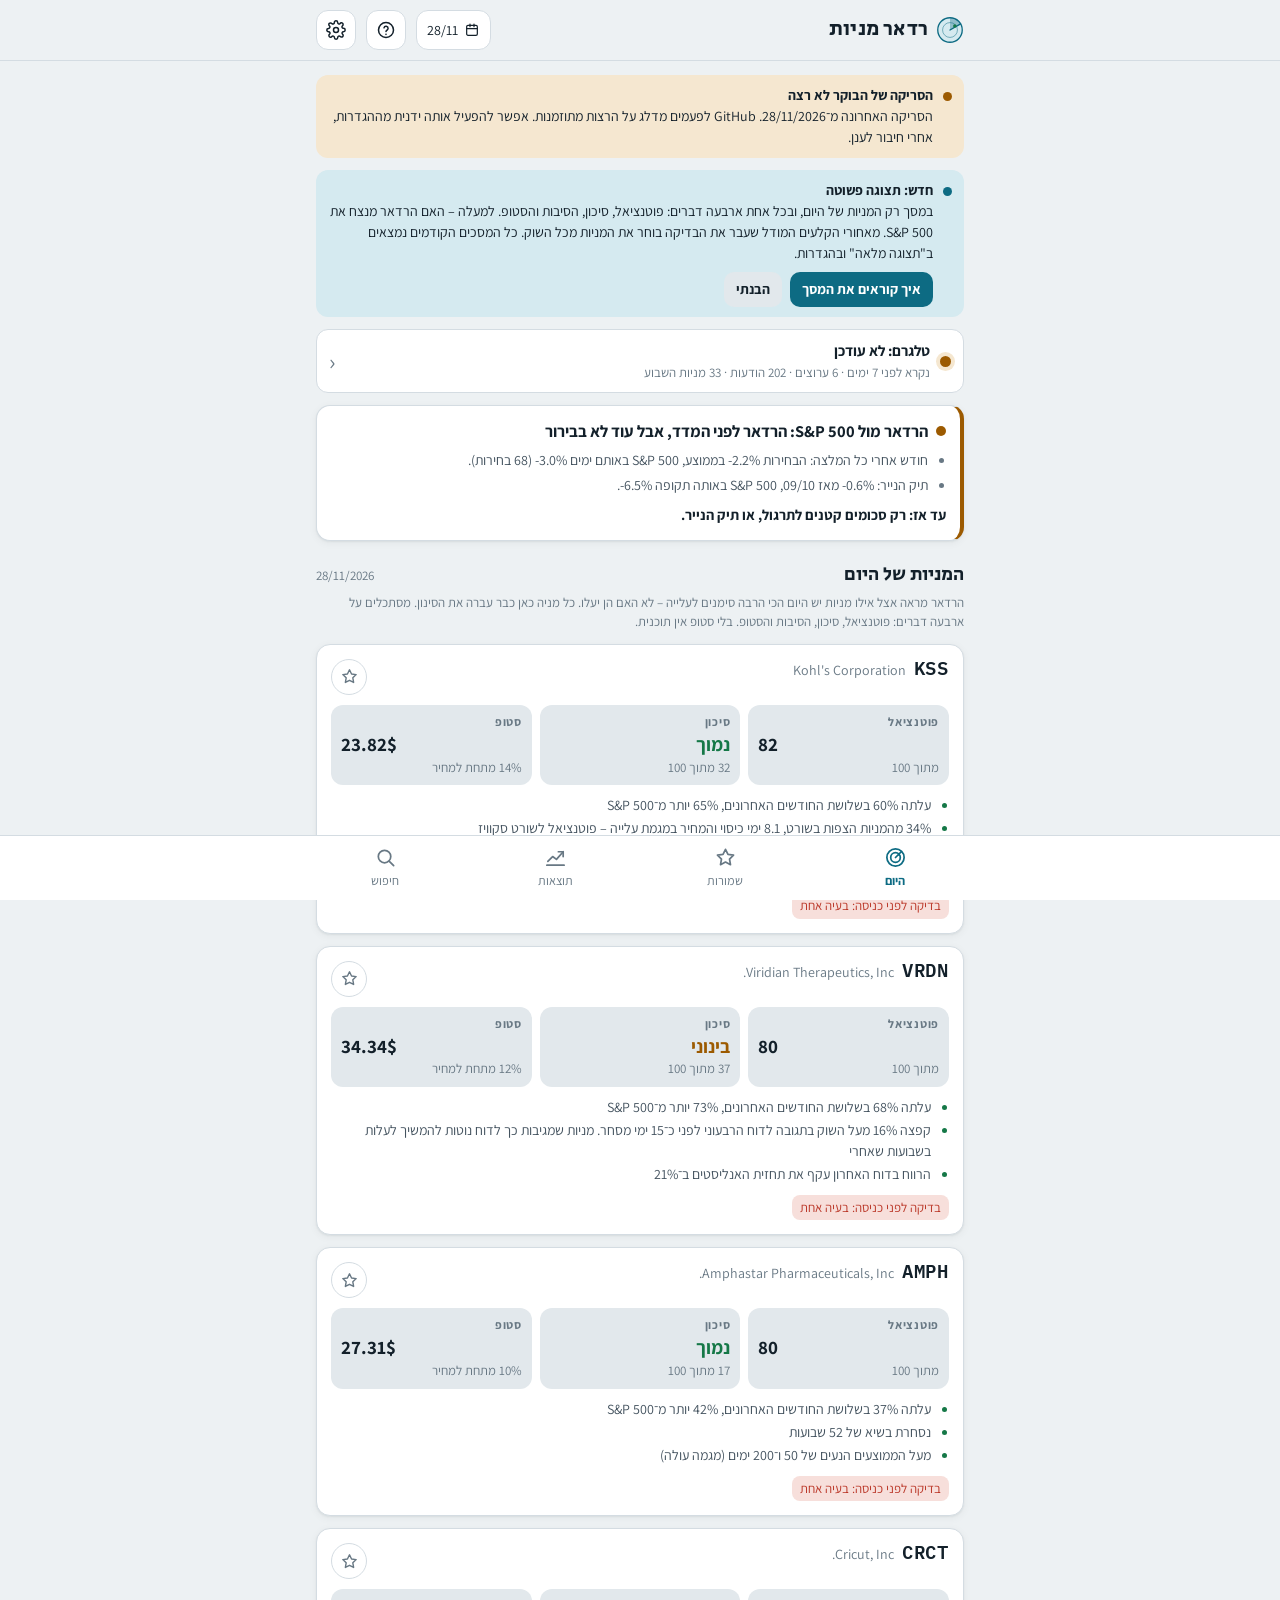
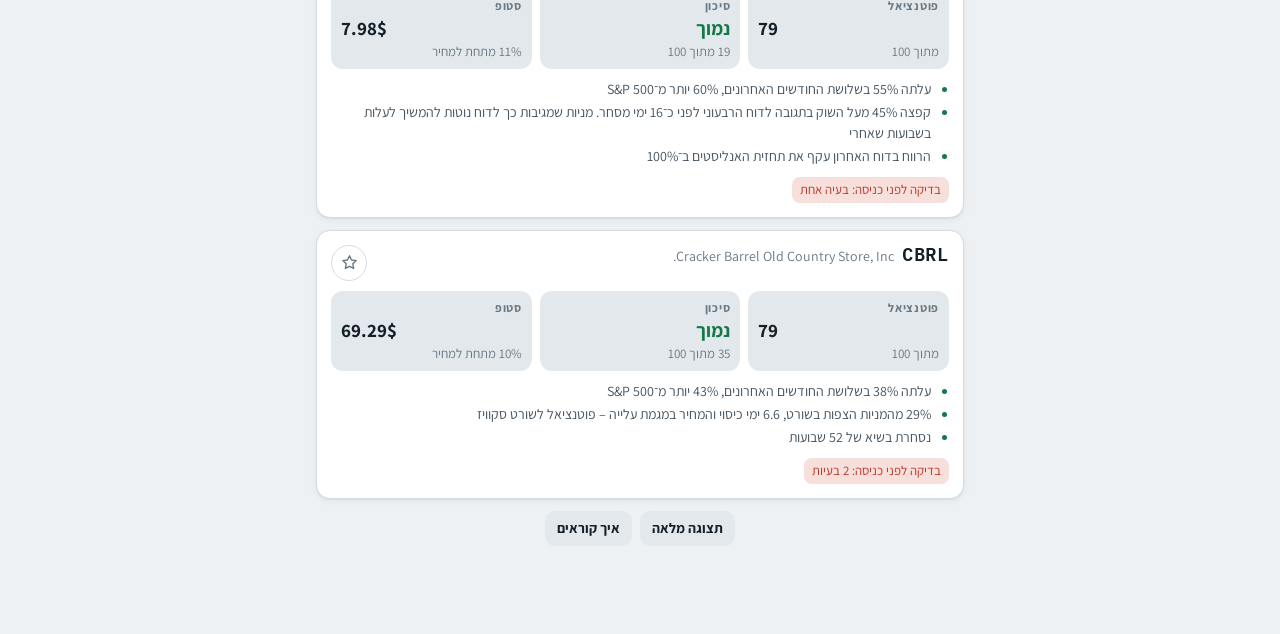
<file: docs/index.html>
<!doctype html>
<html lang="he" dir="rtl" class="pages">
<head>
<meta charset="utf-8">
<meta name="viewport" content="width=device-width, initial-scale=1, viewport-fit=cover">
<title>רדאר מניות</title>
<meta name="description" content="סורק יומי לשוק האמריקאי: קניות מנהלים, אנליסטים, חדשות, מלחמות, מאקרו ונתוני מדינות">
<meta name="theme-color" content="#edf1f3" media="(prefers-color-scheme: light)">
<meta name="theme-color" content="#0b1217" media="(prefers-color-scheme: dark)">
<link rel="manifest" href="manifest.webmanifest">
<link rel="icon" type="image/png" href="icons/icon-192.png">
<link rel="apple-touch-icon" href="icons/apple-touch-icon.png">
<meta name="apple-mobile-web-app-capable" content="yes">
<meta name="mobile-web-app-capable" content="yes">
<meta name="apple-mobile-web-app-title" content="רדאר מניות">
<meta name="apple-mobile-web-app-status-bar-style" content="default">
<link rel="preconnect" href="https://fonts.googleapis.com">
<link rel="preconnect" href="https://fonts.gstatic.com" crossorigin>
<link rel="stylesheet" href="https://fonts.googleapis.com/css2?family=Assistant:wght@400;600;700&family=IBM+Plex+Mono:wght@500;600&family=Secular+One&display=swap">
<link rel="stylesheet" href="app.css">
</head>
<body>
<!--APP-->
<div id="app"></div>
<noscript>כדי להשתמש ברדאר המניות צריך להפעיל JavaScript בדפדפן.</noscript>
<!--/APP-->
<script src="workflow.js"></script>
<script src="app.js"></script>
</body>
</html>
</file>
<file: docs/app.css>
/* Layout: instrument-panel feed – sticky header, one scrolling column of cards, fixed bottom tab bar */
:root {
  --bg: #edf1f3;
  --surface: #ffffff;
  --surface-2: #e2e8ec;
  --ink: #13202a;
  --ink-2: #44535f;
  --muted: #687884;
  --line: #d4dce2;
  --accent: #0d6b83;
  --accent-ink: #ffffff;
  --accent-soft: #d5eaf0;
  --good: #157847;
  --good-soft: #dcf0e5;
  --bad: #bb3829;
  --bad-soft: #f7dfdb;
  --warn: #9c5a00;
  --warn-soft: #f5e7d0;
  --area: rgba(13, 107, 131, .13);
  --shadow: 0 1px 2px rgba(19, 32, 42, .06), 0 2px 8px rgba(19, 32, 42, .05);
  --font-display: "Secular One", "Assistant", system-ui, sans-serif;
  --font-body: "Assistant", system-ui, -apple-system, "Segoe UI", Arial, sans-serif;
  --font-data: "IBM Plex Mono", ui-monospace, "SFMono-Regular", Menlo, Consolas, monospace;
  --r: 14px;
  --nav-h: 64px;
}
@media (prefers-color-scheme: dark) {
  :root:not([data-theme="light"]) {
    --bg: #0b1217; --surface: #131d24; --surface-2: #1c2830; --ink: #e3ebf0; --ink-2: #b3c0ca; --muted: #8496a3;
    --line: #24323c; --accent: #4bb7d3; --accent-ink: #05222b; --accent-soft: #11313b; --good: #44c486;
    --good-soft: #10331f; --bad: #ff7a69; --bad-soft: #3a1914; --warn: #f1a94a; --warn-soft: #382811;
    --area: rgba(75, 183, 211, .16); --shadow: none; color-scheme: dark;
  }
}
:root[data-theme="dark"] {
  --bg: #0b1217; --surface: #131d24; --surface-2: #1c2830; --ink: #e3ebf0; --ink-2: #b3c0ca; --muted: #8496a3;
  --line: #24323c; --accent: #4bb7d3; --accent-ink: #05222b; --accent-soft: #11313b; --good: #44c486;
  --good-soft: #10331f; --bad: #ff7a69; --bad-soft: #3a1914; --warn: #f1a94a; --warn-soft: #382811;
  --area: rgba(75, 183, 211, .16); --shadow: none; color-scheme: dark;
}

* { box-sizing: border-box; }
html { -webkit-text-size-adjust: 100%; }
body {
  margin: 0; background: var(--bg); color: var(--ink);
  font: 15px/1.5 var(--font-body); font-variant-numeric: tabular-nums;
  -webkit-tap-highlight-color: transparent;
}
button, input { font: inherit; color: inherit; }
a { color: var(--accent); }
:focus-visible { outline: 2px solid var(--accent); outline-offset: 2px; border-radius: 6px; }
h1, h2, h3 { margin: 0; text-wrap: balance; font-weight: 700; }
.mono, .tk { font-family: var(--font-data); direction: ltr; unicode-bidi: isolate; }
.tk { letter-spacing: .04em; font-weight: 600; }
.muted { color: var(--muted); }
.small { font-size: 13px; }
.num { direction: ltr; unicode-bidi: isolate; white-space: nowrap; }
.up { color: var(--good); }
.down { color: var(--bad); }

/* ---------- top bar ---------- */
.topbar {
  position: sticky; top: env(safe-area-inset-top, 0px); z-index: 20;
  background: var(--bg);
  background: color-mix(in srgb, var(--bg) 88%, transparent);
  -webkit-backdrop-filter: blur(10px); backdrop-filter: blur(10px);
  border-bottom: 1px solid var(--line);
}
.pages .topbar { top: 0; padding-top: env(safe-area-inset-top, 0px); }
.topbar-in { max-width: 680px; margin: 0 auto; padding: 10px 16px; display: flex; align-items: center; gap: 10px; }
.brand { display: flex; align-items: center; gap: 8px; min-width: 0; flex: 1; }
.brand h1 { font: 21px/1.1 var(--font-display); letter-spacing: .01em; }
.radar-mark { width: 28px; height: 28px; flex: none; }
.icon-btn {
  width: 40px; height: 40px; border-radius: 12px; border: 1px solid var(--line); background: var(--surface);
  display: grid; place-items: center; cursor: pointer; flex: none;
}
.icon-btn svg { width: 20px; height: 20px; }
.day-btn {
  border: 1px solid var(--line); background: var(--surface); border-radius: 12px; padding: 0 10px; height: 40px;
  display: flex; align-items: center; gap: 6px; cursor: pointer; font-size: 14px;
}

/* ---------- layout ---------- */
main, .sheet-in { max-width: 680px; margin: 0 auto; padding-inline: 16px; }
main { padding-block: 14px calc(var(--nav-h) + env(safe-area-inset-bottom, 0px) + 24px); }
.stack { display: flex; flex-direction: column; gap: 12px; }
.section-title { display: flex; align-items: baseline; justify-content: space-between; gap: 8px; margin-top: 10px; }
.section-title h2 { font: 19px/1.25 var(--font-display); }
.card { background: var(--surface); border: 1px solid var(--line); border-radius: var(--r); padding: 14px; box-shadow: var(--shadow); min-width: 0; }
.card h3 { font-size: 16px; }
.eyebrow { font-size: 12px; font-weight: 700; letter-spacing: .06em; color: var(--muted); }
ul.list { margin: 6px 0 0; padding-inline-start: 18px; display: flex; flex-direction: column; gap: 4px; }
ul.list li::marker { color: var(--muted); }
ul.pros li::marker { color: var(--good); }
ul.cons li::marker { color: var(--warn); }

/* ---------- banners ---------- */
.banner { border-radius: 12px; padding: 10px 12px; font-size: 14px; display: flex; gap: 10px; align-items: flex-start; }
.banner b { display: block; }
.banner.info { background: var(--accent-soft); color: var(--ink); }
.banner.warn { background: var(--warn-soft); color: var(--ink); }
.banner.bad { background: var(--bad-soft); color: var(--ink); }
.banner.good { background: var(--good-soft); color: var(--ink); }
.banner .dot { width: 9px; height: 9px; border-radius: 50%; margin-top: 7px; flex: none; background: var(--accent); }
.banner.warn .dot { background: var(--warn); } .banner.bad .dot { background: var(--bad); } .banner.good .dot { background: var(--good); }
.banner .grow { flex: 1; min-width: 0; }
.pulse { animation: pulse 1.6s ease-in-out infinite; }
@keyframes pulse { 50% { opacity: .35; } }

/* ---------- market strip ---------- */
.strip { display: flex; gap: 8px; overflow-x: auto; scrollbar-width: none; padding-bottom: 2px; }
.strip::-webkit-scrollbar { display: none; }
.pill {
  display: inline-flex; align-items: center; gap: 6px; white-space: nowrap; border-radius: 999px;
  padding: 5px 11px; font-size: 13.5px; background: var(--surface); border: 1px solid var(--line);
}
.pill .sw { width: 8px; height: 8px; border-radius: 50%; background: var(--muted); }
.pill.good .sw { background: var(--good); } .pill.bad .sw { background: var(--bad); } .pill.warn .sw { background: var(--warn); }
.chips { display: flex; flex-wrap: wrap; gap: 6px; }
.chip { font-size: 13px; border-radius: 8px; padding: 3px 8px; background: var(--surface-2); color: var(--ink-2); white-space: nowrap; }
.chip b { color: var(--ink); font-weight: 700; }
.chip.good { background: var(--good-soft); color: var(--good); }
.chip.bad { background: var(--bad-soft); color: var(--bad); }
.chip.warn { background: var(--warn-soft); color: var(--warn); }

/* ---------- pick cards ---------- */
.pick { cursor: pointer; display: flex; flex-direction: column; gap: 10px; text-align: start; width: 100%; font: inherit; color: inherit; }
.pick:active { transform: scale(.995); }
.pick-head { display: flex; gap: 12px; align-items: center; }
.pick-id { flex: 1; min-width: 0; }
.pick-id .tk { font-size: 17px; }
.pick-id .nm { font-weight: 600; overflow: hidden; text-overflow: ellipsis; white-space: nowrap; }
.pick-id .where { font-size: 13px; color: var(--muted); overflow: hidden; text-overflow: ellipsis; white-space: nowrap; }
.pick-reasons { margin: 0; padding-inline-start: 18px; font-size: 14px; color: var(--ink-2); display: flex; flex-direction: column; gap: 2px; }
.pick-reasons li::marker { color: var(--good); }
.pick-warn { font-size: 13.5px; color: var(--warn); display: flex; gap: 6px; }
.pick-warn b { white-space: nowrap; }
.spark-row { display: flex; align-items: center; gap: 10px; }
.spark { flex: 1; height: 38px; min-width: 0; direction: ltr; }
.spark svg, .chart svg { display: block; overflow: visible; }
.chg { font-size: 13.5px; font-weight: 700; white-space: nowrap; }

/* score ring */
.ring { position: relative; width: 58px; height: 58px; flex: none; }
.ring svg { width: 58px; height: 58px; transform: rotate(-90deg); }
.ring .val { position: absolute; inset: 0; display: grid; place-items: center; font: 20px/1 var(--font-display); }
.ring .cap { position: absolute; inset-inline: 0; bottom: -15px; text-align: center; font-size: 11px; color: var(--muted); }
.ring.big { width: 76px; height: 76px; } .ring.big svg { width: 76px; height: 76px; } .ring.big .val { font-size: 26px; }

/* watch rows */
.rows { display: flex; flex-direction: column; }
.row { display: flex; align-items: center; gap: 10px; padding: 11px 2px; border-top: 1px solid var(--line); cursor: pointer; background: none; border-inline: 0; border-bottom: 0; width: 100%; text-align: start; }
.row:first-child { border-top: 0; }
a.row { color: inherit; text-decoration: none; }
.row .nm.wrap { white-space: normal; }
.row .grow { flex: 1; min-width: 0; }
.row .tk { display: block; }
.row .nm { display: block; font-size: 13.5px; color: var(--muted); overflow: hidden; text-overflow: ellipsis; white-space: nowrap; }
.score-chip { font: 15px/1 var(--font-display); min-width: 40px; text-align: center; padding: 7px 6px; border-radius: 10px; background: var(--accent-soft); color: var(--accent); }

/* ---------- meters & diverging bars ---------- */
.meter { display: flex; flex-direction: column; gap: 4px; }
.meter .lbl { display: flex; justify-content: space-between; font-size: 13px; color: var(--muted); }
.meter .lbl b { color: var(--ink); }
.track { height: 8px; border-radius: 6px; background: var(--surface-2); overflow: hidden; }
.track > i { display: block; height: 100%; border-radius: 6px; }
.div-head { display: flex; justify-content: space-between; font-size: 12px; color: var(--muted); padding-inline: 9.5rem 3.2rem; }
.div-row { display: grid; grid-template-columns: 9rem 1fr 3.2rem; gap: 8px; align-items: center; font-size: 13.5px; padding: 3px 0; }
.div-row .note { display: block; font-size: 12px; color: var(--muted); }
.div-row .v { font-family: var(--font-data); font-size: 12.5px; color: var(--ink-2); text-align: end; direction: ltr; unicode-bidi: isolate; }
.div-track { position: relative; height: 10px; background: var(--surface-2); border-radius: 5px; }
.div-track::after { content: ""; position: absolute; inset-block: -3px; inset-inline-start: 50%; width: 1px; background: var(--muted); }
.div-track > i { position: absolute; top: 0; bottom: 0; border-radius: 5px; }

/* ---------- detail sheet ---------- */
.sheet { position: fixed; inset: 0; z-index: 40; background: var(--bg); overflow-y: auto; -webkit-overflow-scrolling: touch; overscroll-behavior: contain; }
.sheet-bar { position: sticky; top: 0; z-index: 2; background: var(--bg); background: color-mix(in srgb, var(--bg) 90%, transparent);
  -webkit-backdrop-filter: blur(10px); backdrop-filter: blur(10px); border-bottom: 1px solid var(--line);
  padding-top: env(safe-area-inset-top, 0px); }
.sheet-bar .topbar-in { gap: 12px; }
.sheet-in { padding-block: 16px calc(env(safe-area-inset-bottom, 0px) + 32px); display: flex; flex-direction: column; gap: 12px; }
.d-head { display: flex; gap: 14px; align-items: flex-start; }
.d-head .grow { flex: 1; min-width: 0; }
.d-head .tk { font-size: 26px; display: block; line-height: 1.1; }
.d-head .nm { font-weight: 600; font-size: 16px; }
.price-line { display: flex; align-items: baseline; gap: 10px; flex-wrap: wrap; margin-top: 4px; }
.price-line .px { font: 24px/1 var(--font-data); font-weight: 600; direction: ltr; unicode-bidi: isolate; }
.rings { display: flex; gap: 18px; padding-bottom: 14px; }
.facts { display: grid; grid-template-columns: 1fr 1fr; gap: 10px 14px; }
.fact { min-width: 0; }
.fact .k { font-size: 12.5px; color: var(--muted); }
.fact .v { font-weight: 700; font-size: 15.5px; }
.seg { display: inline-flex; background: var(--surface-2); border-radius: 10px; padding: 3px; gap: 2px; }
.seg button { border: 0; background: none; padding: 4px 10px; border-radius: 8px; font-size: 13px; cursor: pointer; color: var(--ink-2); }
.seg button[aria-pressed="true"] { background: var(--surface); color: var(--ink); font-weight: 700; box-shadow: var(--shadow); }
.chart { position: relative; direction: ltr; touch-action: pan-y; user-select: none; -webkit-user-select: none; }
.tip { position: absolute; top: 0; pointer-events: none; background: var(--ink); color: var(--bg); border-radius: 8px; padding: 4px 8px; font-size: 12.5px; white-space: nowrap; direction: rtl; z-index: 3; }
.legend { display: flex; gap: 14px; flex-wrap: wrap; font-size: 13px; color: var(--ink-2); }
.legend span { display: inline-flex; align-items: center; gap: 6px; }
.legend i { width: 16px; height: 0; border-top: 2.5px solid var(--accent); display: inline-block; }
.legend i.dash { border-top: 2px dashed var(--muted); }
.news a { display: block; padding: 8px 0; border-top: 1px solid var(--line); text-decoration: none; color: var(--ink); direction: ltr; text-align: left; font-size: 14px; }
.news a:first-child { border-top: 0; }
.news .lbl { display: block; direction: rtl; text-align: right; font-size: 12.5px; color: var(--muted); }
.links { display: flex; gap: 8px; flex-wrap: wrap; }

/* ---------- buttons & inputs ---------- */
.btn { border: 0; border-radius: 12px; padding: 11px 16px; background: var(--accent); color: var(--accent-ink); font-weight: 700; cursor: pointer; display: inline-flex; align-items: center; justify-content: center; gap: 8px; text-decoration: none; }
.btn.ghost { background: var(--surface-2); color: var(--ink); }
.btn.small { padding: 7px 12px; font-size: 14px; border-radius: 10px; }
.btn[disabled] { opacity: .5; cursor: not-allowed; }
.field { display: flex; flex-direction: column; gap: 6px; }
.field label { font-size: 13.5px; color: var(--ink-2); font-weight: 600; }
.input { border: 1px solid var(--line); background: var(--surface); border-radius: 12px; padding: 11px 12px; width: 100%; min-width: 0; }
.search-row { display: flex; gap: 8px; }
.search-row .input { font-family: var(--font-data); text-transform: uppercase; direction: ltr; text-align: left; letter-spacing: .05em; }
.code { font: 12px/1.45 var(--font-data); background: var(--surface-2); border-radius: 10px; padding: 10px; overflow-x: auto; direction: ltr; text-align: left; white-space: pre; max-height: 220px; }
ol.steps { margin: 0; padding-inline-start: 22px; display: flex; flex-direction: column; gap: 10px; }
ol.steps li::marker { font-weight: 700; color: var(--accent); }
.kbd { white-space: nowrap; font-family: var(--font-data); direction: ltr; unicode-bidi: isolate; background: var(--surface-2); border-radius: 6px; padding: 0 5px; font-size: 13px; }

/* ---------- hero numbers ---------- */
.duo { display: grid; grid-template-columns: 1fr 1fr; gap: 12px; }
.big { font: 30px/1.05 var(--font-display); direction: ltr; unicode-bidi: isolate; display: block; text-align: right; }
.big.sm { font-size: 24px; }

/* ---------- bottom nav ---------- */
.nav { position: fixed; inset-inline: 0; bottom: 0; z-index: 30; background: var(--surface); border-top: 1px solid var(--line);
  padding-bottom: env(safe-area-inset-bottom, 0px); }
.nav-in { max-width: 680px; margin: 0 auto; display: grid; grid-auto-flow: column; grid-auto-columns: 1fr; height: var(--nav-h); }
.nav button { border: 0; background: none; display: flex; flex-direction: column; align-items: center; justify-content: center; gap: 3px; font-size: 12.5px; color: var(--muted); cursor: pointer; }
.nav button svg { width: 23px; height: 23px; }
.nav button[aria-current="page"] { color: var(--accent); font-weight: 700; }

/* ---------- sheets (day picker) ---------- */
.modal { position: fixed; inset: 0; z-index: 50; background: rgba(8, 14, 18, .45); display: flex; align-items: flex-end; justify-content: center; }
.modal-card { background: var(--surface); width: 100%; max-width: 680px; max-height: 75vh; overflow-y: auto; border-radius: 18px 18px 0 0; padding: 16px 16px calc(env(safe-area-inset-bottom, 0px) + 16px); }
.toast { position: fixed; inset-inline: 16px; bottom: calc(var(--nav-h) + env(safe-area-inset-bottom, 0px) + 12px); z-index: 60; margin: 0 auto; max-width: 480px;
  background: var(--ink); color: var(--bg); border-radius: 12px; padding: 11px 14px; font-size: 14px; box-shadow: 0 6px 24px rgba(0,0,0,.2); }

/* ---------- loader ---------- */
.loader { display: grid; place-items: center; gap: 12px; padding: 60px 0; color: var(--muted); }
.sweep { width: 64px; height: 64px; border-radius: 50%; border: 1px solid var(--line);
  background: conic-gradient(from 0deg, var(--accent-soft), transparent 30%, transparent); animation: spin 2.2s linear infinite; }
@keyframes spin { to { transform: rotate(360deg); } }
.empty { text-align: center; color: var(--muted); padding: 24px 8px; }
@media (prefers-reduced-motion: reduce) { .sweep, .pulse { animation: none; } .pick:active { transform: none; } }
@media (min-width: 560px) { .facts { grid-template-columns: repeat(3, 1fr); } }

/* chance from the probability model */
.chip.accent { background: var(--accent-soft); color: var(--accent); }
.prob { display: flex; flex-direction: column; gap: 5px; margin: 10px 0; padding: 10px 12px; border-radius: 12px; background: var(--surface-2); }
.prob-top { display: flex; justify-content: space-between; align-items: baseline; gap: 8px; font-size: 14px; font-weight: 600; }
.prob-top b { font: 600 20px/1 var(--font-data); color: var(--ink); }
.prob.good .prob-top b { color: var(--good); }
.prob.bad .prob-top b { color: var(--bad); }
.prob-track { position: relative; height: 8px; border-radius: 99px; background: var(--surface); overflow: visible; }
.prob-track i { position: absolute; inset-block: 0; inset-inline-start: 0; border-radius: 99px; background: var(--accent); }
.prob.good .prob-track i { background: var(--good); }
.prob.bad .prob-track i { background: var(--bad); }
.prob-track .base { position: absolute; top: -4px; bottom: -4px; width: 2px; margin-inline-start: -1px; background: var(--ink-2); border-radius: 2px; }
.prob-sub { font-size: 12.5px; color: var(--muted); }
.dec { display: flex; align-items: flex-end; gap: 4px; height: 120px; padding-top: 16px; }
.dec-col { flex: 1; height: 100%; display: flex; flex-direction: column; justify-content: flex-end; align-items: center; gap: 3px; min-width: 0; }
.dec-col i { display: block; width: 100%; border-radius: 4px 4px 0 0; background: var(--accent); opacity: .85; }
.dec-col:last-child i, .dec-col:nth-last-child(2) i { background: var(--good); opacity: 1; }
.dec-v { font: 500 9.5px/1 var(--font-data); color: var(--muted); white-space: nowrap; }
.dec-axis { display: flex; justify-content: space-between; font-size: 12px; color: var(--muted); margin-top: 4px; }
.dec2 { display: flex; gap: 4px; height: 140px; padding-top: 4px; }
.dec2-col { flex: 1; display: flex; flex-direction: column; min-width: 0; }
.dec2-up { display: flex; flex-direction: column; justify-content: flex-end; align-items: center; gap: 2px; border-bottom: 1px solid var(--ink-2); }
.dec2-dn { display: flex; flex-direction: column; justify-content: flex-start; align-items: center; gap: 2px; }
.dec2-up i { display: block; width: 100%; border-radius: 4px 4px 0 0; background: var(--good); }
.dec2-dn i { display: block; width: 100%; border-radius: 0 0 4px 4px; background: var(--bad); }
.dec2-col .dec-v { font-size: 9px; }
.hist { margin-top: 10px; padding: 10px 12px; border-radius: 12px; border: 1px solid var(--line); }
.hist-row { display: flex; justify-content: space-between; gap: 8px; padding: 3px 0; font-size: 14px; }
.hist-row b { font-family: var(--font-data); direction: ltr; unicode-bidi: isolate; }

/* ---------- can the list be trusted? (top of the home screen) ---------- */
.trust { border-inline-start: 4px solid var(--warn); display: flex; flex-direction: column; gap: 8px; }
.trust.good { border-inline-start-color: var(--good); }
.trust-head { display: flex; gap: 8px; align-items: flex-start; }
.trust-head .dot { width: 10px; height: 10px; border-radius: 50%; margin-top: 6px; flex: none; background: var(--warn); }
.trust.good .trust-head .dot { background: var(--good); }
.trust-head h3 { font-size: 16.5px; line-height: 1.35; }
.trust-list { margin: 0; padding-inline-start: 18px; display: flex; flex-direction: column; gap: 4px; font-size: 14px; color: var(--ink-2); }
.trust-list li::marker { color: var(--muted); }
.trust-list li.issue { color: var(--warn); }
.trust-list li.issue::marker { color: var(--warn); }
.trust-bottom { margin: 0; font-weight: 700; font-size: 14.5px; }
.trust-actions { display: flex; gap: 8px; flex-wrap: wrap; }

/* ---------- pre-entry checklist ---------- */
.checks { list-style: none; margin: 8px 0 0; padding: 0; display: flex; flex-direction: column; gap: 7px; }
.checks li { display: flex; gap: 9px; align-items: flex-start; font-size: 14px; line-height: 1.45; }
.checks li > i { flex: none; width: 20px; height: 20px; margin-top: 1px; border-radius: 50%; display: grid; place-items: center;
  font: 700 12px/1 var(--font-body); font-style: normal; }
.checks li.good > i { background: var(--good-soft); color: var(--good); }
.checks li.bad > i { background: var(--bad-soft); color: var(--bad); }
.checks li.unk > i { background: var(--surface-2); color: var(--muted); }
.checks li.unk { color: var(--ink-2); }
.verdict { margin-top: 12px; padding: 10px 12px; border-radius: 12px; font-weight: 700; font-size: 14.5px; }
.verdict.good { background: var(--good-soft); }
.verdict.warn { background: var(--warn-soft); }
.verdict.bad { background: var(--bad-soft); }
.sr-only { position: absolute; width: 1px; height: 1px; padding: 0; margin: -1px; overflow: hidden; clip: rect(0, 0, 0, 0); white-space: nowrap; border: 0; }
.linkish { border: 0; background: none; padding: 0; color: var(--accent); font: inherit; font-weight: 700; cursor: pointer; text-decoration: underline; }

/* ---------- guide ---------- */
.guide ul.list { gap: 7px; }
.guide ul.list li b { color: var(--ink); }
.guide .card h3 { margin-bottom: 2px; }

/* narrow phones: the top bar holds the name, the day picker and two buttons */
@media (max-width: 380px) {
  .topbar-in { gap: 7px; padding-inline: 12px; }
  .brand h1 { font-size: 19px; }
  .radar-mark { width: 24px; height: 24px; }
  .day-btn { padding: 0 8px; }
}
.tour { margin: 6px 0 12px; padding: 10px 12px; border: 1px solid var(--line); border-radius: 12px; }
.tour-row { padding: 7px 0; border-top: 1px solid var(--line); }
.tour-row:first-of-type { border-top: 0; }
.tour-row.chosen .tour-name { font-weight: 700; }
.tour-name { font-size: 14px; display: flex; gap: 6px; align-items: center; flex-wrap: wrap; }
.tour-vals { display: flex; gap: 14px; flex-wrap: wrap; font-size: 13px; color: var(--muted); margin-top: 2px; }
.tour-vals b { font-family: var(--font-data); direction: ltr; unicode-bidi: isolate; }
.tour-bar { height: 6px; border-radius: 99px; background: var(--surface-2); margin-top: 5px; overflow: hidden; }
.tour-bar i { display: block; height: 100%; border-radius: 99px; }

/* self-review: what it learned */
.concl { list-style: none; margin: 0; padding: 0; display: flex; flex-direction: column; gap: 8px; }
.concl li { padding: 8px 12px; border-radius: 10px; background: var(--surface-2); font-size: 14.5px; line-height: 1.55;
  border-inline-start: 4px solid var(--accent); }
.concl li.good { border-inline-start-color: var(--good); }
.concl li.bad { border-inline-start-color: var(--bad); }
.concl li.warn { border-inline-start-color: var(--warn); }
.pms { margin-top: 6px; }
.pm { padding: 12px 0; border-top: 1px solid var(--line); display: flex; flex-direction: column; gap: 4px; }
.pm:first-child { border-top: 0; }
.pm-top { display: flex; align-items: center; gap: 8px; }
.pm-top b { margin-inline-start: auto; font: 600 16px/1 var(--font-data); direction: ltr; unicode-bidi: isolate; }
.pm-head { font-weight: 600; font-size: 14.5px; }
.pm ul { margin: 2px 0 0; padding-inline-start: 18px; font-size: 13.5px; display: flex; flex-direction: column; gap: 2px; }
.pm .eyebrow { display: block; margin-top: 6px; }
.lesson { padding: 10px 0; border-top: 1px solid var(--line); }
.lesson:first-of-type { border-top: 0; padding-top: 2px; }
.lesson-top { display: flex; gap: 8px; align-items: flex-start; justify-content: space-between; }
.lesson-top b { font-size: 14.5px; line-height: 1.4; }
.lesson-top .chip { flex: none; }
.cal-row { margin: 10px 0; font-size: 13.5px; }
.cal-lbl { display: flex; justify-content: space-between; gap: 8px; margin-bottom: 4px; }
.cal-bars { display: flex; flex-direction: column; gap: 3px; }
.cal-bars i { display: block; height: 8px; border-radius: 99px; min-width: 2px; }
.cal-bars i.said { background: var(--ink-2); opacity: .45; }
.cal-bars i.real { background: var(--accent); }
.log { list-style: none; margin: 0; padding: 0; }
.log li { display: flex; gap: 10px; padding: 8px 0; border-top: 1px solid var(--line); font-size: 14px; line-height: 1.5; }
.log li:first-child { border-top: 0; }
.log .when { flex: none; color: var(--muted); font: 500 12.5px/1.7 var(--font-data); }

/* simple view: the four things that matter */
.scard { cursor: pointer; display: flex; flex-direction: column; gap: 10px; }
.scard:active { transform: scale(.995); }
.s-head { display: flex; align-items: baseline; gap: 8px; min-width: 0; }
.s-head .tk { font: 600 19px/1 var(--font-data); }
.s-head .nm { color: var(--muted); font-size: 14px; overflow: hidden; text-overflow: ellipsis; white-space: nowrap; }
.s-nums { display: grid; grid-template-columns: repeat(3, 1fr); gap: 8px; }
.s-num { display: flex; flex-direction: column; gap: 2px; padding: 8px 10px; border-radius: 12px; background: var(--surface-2); min-width: 0; }
.s-num b { font-size: 19px; line-height: 1.2; }
.s-num.good b { color: var(--good); } .s-num.warn b { color: var(--warn); } .s-num.bad b { color: var(--bad); }
.s-item { padding: 10px 0; border-top: 1px solid var(--line); }
.s-item:first-of-type { border-top: 0; padding-top: 2px; }
.s-item p { margin: 4px 0 0; font-size: 14px; }
.s-k { display: flex; justify-content: space-between; align-items: baseline; gap: 8px; font-weight: 700; font-size: 15px; }
.s-k b { font-size: 17px; }
.s-actions { display: flex; gap: 8px; flex-wrap: wrap; justify-content: center; }

/* ---------- Telegram: connection strip and screen ---------- */
.tg-strip { display: flex; align-items: center; gap: 10px; width: 100%; text-align: start; font: inherit; color: var(--ink);
  background: var(--surface); border: 1px solid var(--line); border-radius: 12px; padding: 10px 12px; cursor: pointer; }
.tg-strip .grow { flex: 1; min-width: 0; }
.tg-strip b { display: block; font-size: 15px; }
.tg-strip .grow > span { display: block; font-size: 13px; color: var(--muted); }
.tg-strip .chev { color: var(--muted); font-size: 24px; line-height: 1; flex: none; }
.tg-strip .dot, .tg-head .dot { width: 11px; height: 11px; border-radius: 50%; flex: none; background: var(--muted); }
.tg-strip.good .dot, .tg-head.good .dot { background: var(--good); box-shadow: 0 0 0 4px var(--good-soft); }
.tg-strip.warn .dot, .tg-head.warn .dot { background: var(--warn); box-shadow: 0 0 0 4px var(--warn-soft); }
.tg-strip.bad .dot, .tg-head.bad .dot { background: var(--bad); box-shadow: 0 0 0 4px var(--bad-soft); }
.tg-strip.bad { border-color: var(--bad); }
.tg-head { display: flex; gap: 12px; align-items: center; }
.tg-head .grow { flex: 1; min-width: 0; }
.tg-head b { display: block; font-size: 19px; }
.sdot { width: 9px; height: 9px; border-radius: 50%; flex: none; background: var(--muted); }
.sdot.good { background: var(--good); } .sdot.bad { background: var(--bad); }

/* ---------- saved stocks (the star) ---------- */
.save-btn { display: inline-flex; align-items: center; gap: 6px; flex: none; border: 1px solid var(--line); background: var(--surface);
  color: var(--muted); border-radius: 999px; width: 36px; height: 36px; justify-content: center; cursor: pointer; padding: 0; font: inherit; }
.save-btn svg { width: 19px; height: 19px; }
.save-btn.on { color: #d79b00; border-color: #d79b00; background: color-mix(in srgb, #d79b00 12%, var(--surface)); }
.save-btn.big { width: auto; padding: 0 12px; font-size: 14px; font-weight: 600; }
.s-head .save-btn { margin-inline-start: auto; align-self: center; }
.pick-id .save-btn { vertical-align: middle; margin-inline-start: 8px; width: 32px; height: 32px; }
.sheet-bar .save-btn { margin-inline-start: auto; }
.saved-card { border-color: color-mix(in srgb, #d79b00 45%, var(--line)); }
.saved-title { display: flex; align-items: center; gap: 8px; }
.saved-title h3 { margin: 0; }
.saved-star { color: #d79b00; display: inline-flex; }
.saved-star svg { width: 20px; height: 20px; }
.saved-hint { display: flex; align-items: center; gap: 6px; margin: 0; }
.saved-row .x-btn { width: 34px; height: 34px; font-size: 15px; color: var(--muted); flex: none; }
.saved-row .chips { display: flex; flex-wrap: wrap; gap: 6px; }
.nav button { position: relative; }
.nav-badge { position: absolute; top: 6px; inset-inline-start: calc(50% + 6px); min-width: 18px; height: 18px; padding: 0 5px;
  border-radius: 9px; background: #d79b00; color: #fff; font: 700 11px/18px var(--font-data, inherit); text-align: center; }
.saved-star.big svg { width: 34px; height: 34px; }
.saved-item { border-color: color-mix(in srgb, #d79b00 40%, var(--line)); }
.saved-top { display: flex; gap: 10px; align-items: flex-start; }
.saved-top .grow { flex: 1; min-width: 0; }
.saved-top .tk { font: 600 18px/1.2 var(--font-data); }
.saved-top .nm { color: var(--muted); font-size: 14px; }
.snap-lines { display: grid; gap: 7px; margin-top: 6px; }
.snap-line { font-size: 14px; line-height: 1.5; }
.snap-line .k { color: var(--muted); font-weight: 600; }
.snap-why { margin-top: 10px; font-size: 14px; }
.snap-why summary { cursor: pointer; color: var(--accent); }
</file>
